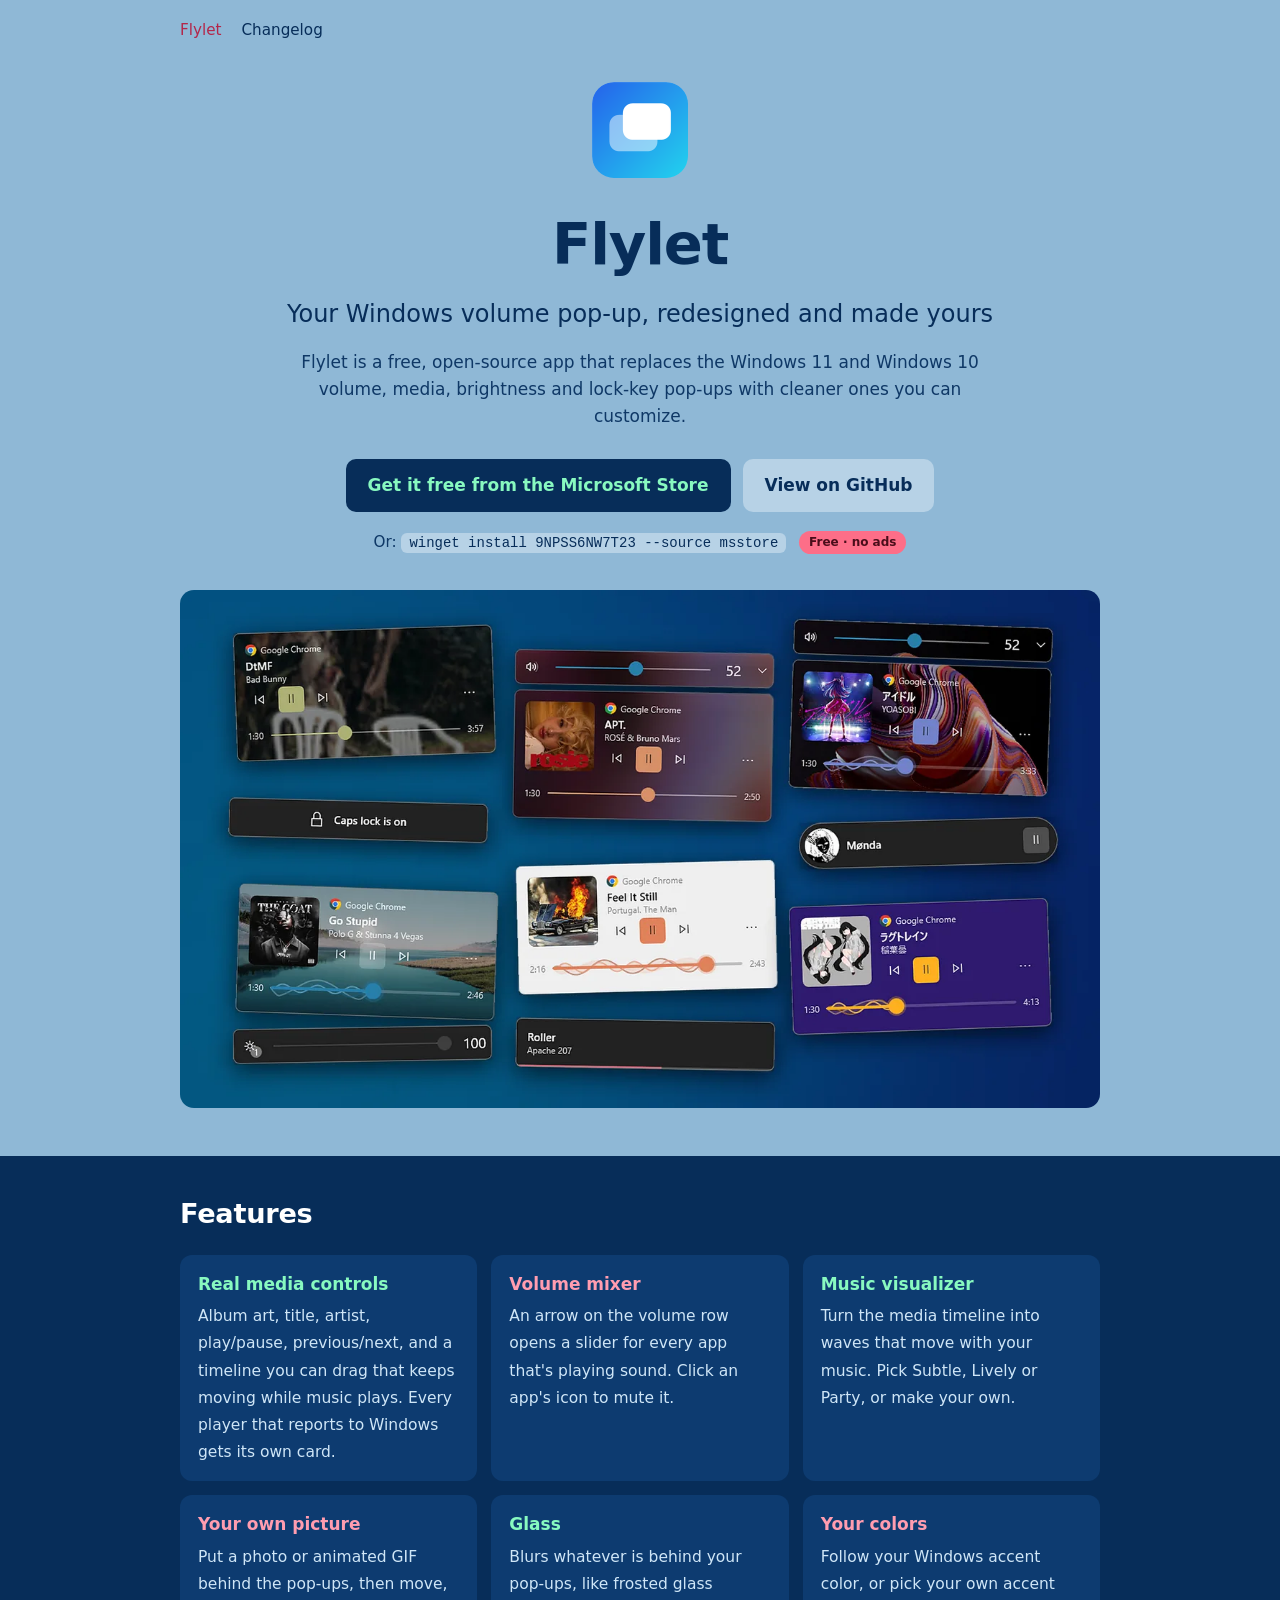
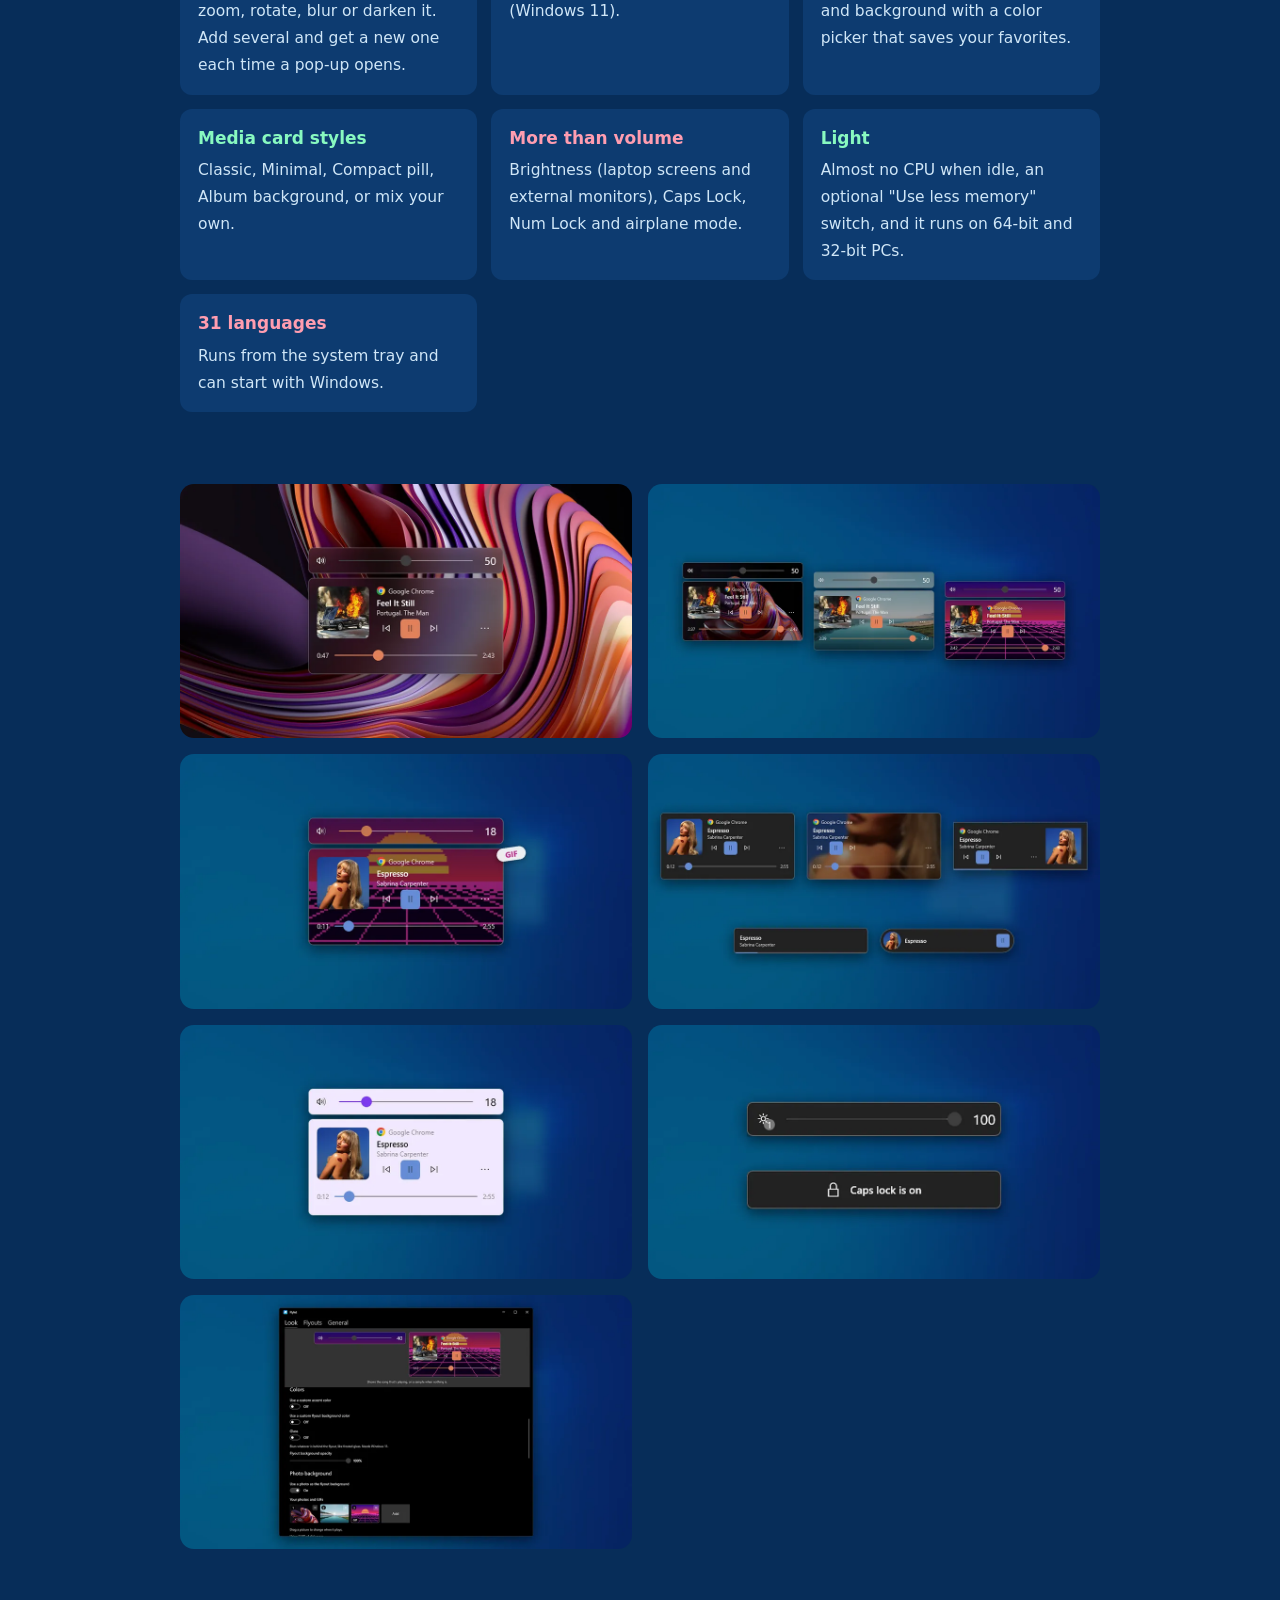
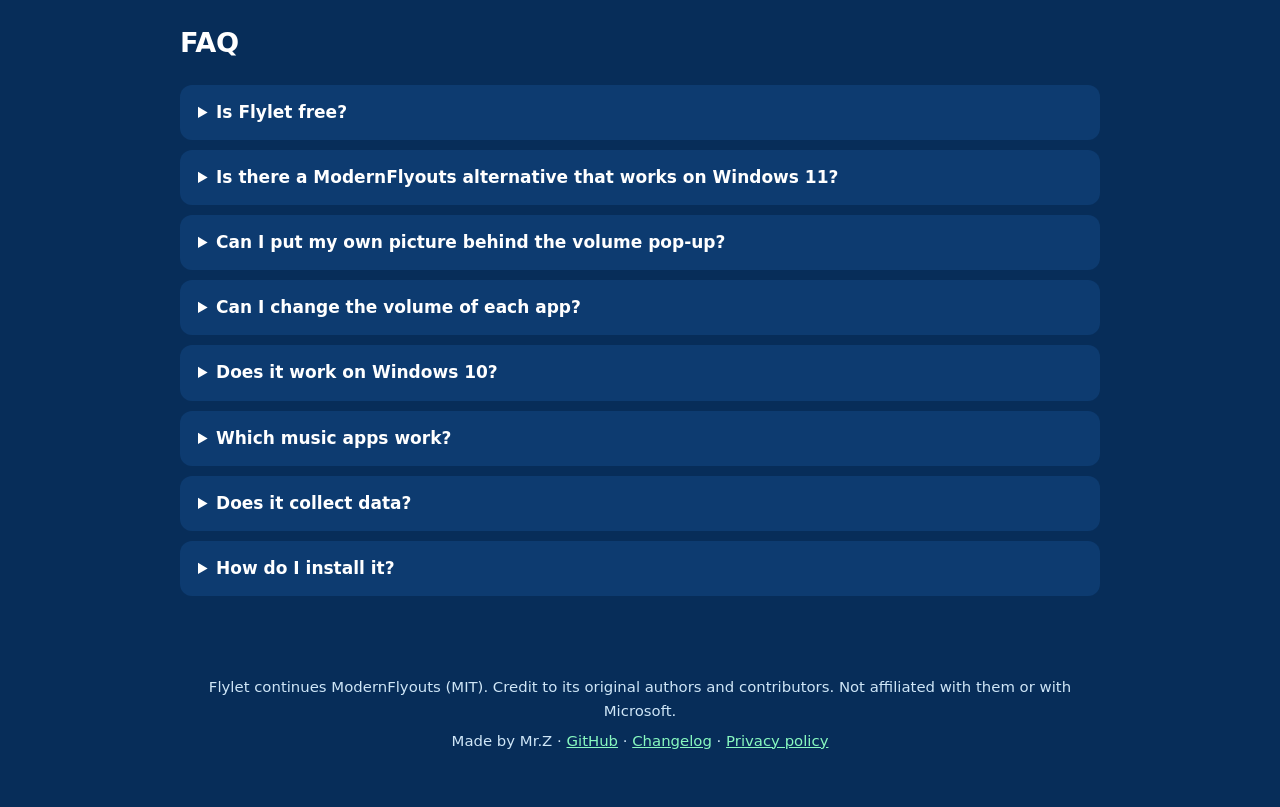
<file: index.html>
<!DOCTYPE html>
<html lang="en">
<head>
<meta charset="utf-8">
<meta name="viewport" content="width=device-width, initial-scale=1">
<meta name="google-site-verification" content="2RxdIqOhJlZMHqkpig5Nyx75YHVLVPdWBi1ZQR4hFLM">
<title>Flylet: Custom volume pop-up for Windows 11 and 10</title>
<meta name="description" content="Free, open-source app that replaces the Windows volume, media and brightness pop-ups. Put your own photo or GIF behind them. A maintained continuation of ModernFlyouts.">
<link rel="canonical" href="https://itsmrzxd.github.io/Flylet/">
<link rel="icon" type="image/png" href="img/favicon.png">
<meta name="theme-color" content="#8FB8D6">

<meta property="og:type" content="website">
<meta property="og:title" content="Flylet: Custom volume pop-up for Windows 11 and 10">
<meta property="og:description" content="Free, open-source app that replaces the Windows volume, media and brightness pop-ups. Put your own photo or GIF behind them.">
<meta property="og:url" content="https://itsmrzxd.github.io/Flylet/">
<meta property="og:image" content="https://itsmrzxd.github.io/Flylet/img/og.jpg">
<meta property="og:image:width" content="1200">
<meta property="og:image:height" content="630">
<meta property="og:image:alt" content="Flylet pop-ups: volume, media cards, brightness and Caps Lock in many styles">
<meta name="twitter:card" content="summary_large_image">
<meta name="twitter:title" content="Flylet: Custom volume pop-up for Windows 11 and 10">
<meta name="twitter:description" content="Free, open-source app that replaces the Windows volume, media and brightness pop-ups. Put your own photo or GIF behind them.">
<meta name="twitter:image" content="https://itsmrzxd.github.io/Flylet/img/og.jpg">

<script type="application/ld+json">
{
  "@context": "https://schema.org",
  "@graph": [
    {
      "@type": "SoftwareApplication",
      "name": "Flylet",
      "operatingSystem": "Windows 10, Windows 11",
      "applicationCategory": "UtilitiesApplication",
      "description": "Free, open-source app that replaces the Windows volume, media, brightness and lock-key pop-ups with cleaner ones you can customize. A maintained continuation of ModernFlyouts.",
      "image": "https://itsmrzxd.github.io/Flylet/img/og.jpg",
      "offers": { "@type": "Offer", "price": "0", "priceCurrency": "USD" },
      "url": "https://apps.microsoft.com/detail/9NPSS6NW7T23?mode=direct&cid=website",
      "sameAs": ["https://github.com/ItsMrZxD/Flylet"]
    },
    {
      "@type": "FAQPage",
      "mainEntity": [
        { "@type": "Question", "name": "Is Flylet free?",
          "acceptedAnswer": { "@type": "Answer", "text": "Yes. Free, open source (MIT), no ads, no account, nothing locked." } },
        { "@type": "Question", "name": "Is there a ModernFlyouts alternative that works on Windows 11?",
          "acceptedAnswer": { "@type": "Answer", "text": "Flylet is a maintained continuation of ModernFlyouts, which was archived in 2025. It works on Windows 11 again and on Windows 10 22H2, with credit to the original ModernFlyouts authors." } },
        { "@type": "Question", "name": "Can I put my own picture behind the volume pop-up?",
          "acceptedAnswer": { "@type": "Answer", "text": "Yes. Use any photo or animated GIF, adjust it to fit, and add blur or darkening so the text stays readable." } },
        { "@type": "Question", "name": "Can I change the volume of each app?",
          "acceptedAnswer": { "@type": "Answer", "text": "Yes. An arrow on the volume row opens a slider for every app that's playing sound, and a click on an app's icon mutes it." } },
        { "@type": "Question", "name": "Does it work on Windows 10?",
          "acceptedAnswer": { "@type": "Answer", "text": "Yes, Windows 10 version 22H2 and Windows 11, on 64-bit and 32-bit PCs." } },
        { "@type": "Question", "name": "Which music apps work?",
          "acceptedAnswer": { "@type": "Answer", "text": "Any player that shows up in Windows' own media controls, such as Spotify, browsers and YouTube Music." } },
        { "@type": "Question", "name": "Does it collect data?",
          "acceptedAnswer": { "@type": "Answer", "text": "No. Flylet has no analytics and no tracking. Privacy policy: https://gist.github.com/ItsMrZxD/05144edfbbd47f9b323b3d15c1752486" } },
        { "@type": "Question", "name": "How do I install it?",
          "acceptedAnswer": { "@type": "Answer", "text": "From the Microsoft Store (it updates automatically), or with winget: winget install 9NPSS6NW7T23 --source msstore" } }
      ]
    }
  ]
}
</script>

<link rel="stylesheet" href="style.css">
</head>
<body>

<nav class="nav" aria-label="Main">
  <div class="wrap">
    <a href="./" aria-current="page">Flylet</a>
    <a href="changelog/">Changelog</a>
  </div>
</nav>

<main>

  <section class="hero">
    <div class="wrap">
    <img class="logo" src="img/icon.png" width="96" height="96" alt="Flylet app icon">
    <h1>Flylet</h1>
    <p class="tagline">Your Windows volume pop-up, redesigned and made yours</p>
    <p class="intro">Flylet is a free, open-source app that replaces the Windows 11 and Windows 10 volume, media, brightness and lock-key pop-ups with cleaner ones you can customize.</p>
    <div class="buttons">
      <a class="btn primary" href="https://apps.microsoft.com/detail/9NPSS6NW7T23?mode=direct&amp;cid=website">Get it free from the Microsoft Store</a>
      <a class="btn" href="https://github.com/ItsMrZxD/Flylet">View on GitHub</a>
    </div>
    <p class="winget">Or: <code>winget install 9NPSS6NW7T23 --source msstore</code> <span class="pill">Free · no ads</span></p>
    <img class="shot heroimg" src="img/hero.webp" width="1280" height="720" alt="Flylet pop-ups in many styles: volume bars, media cards with album art and music visualizer waves, a pill, a brightness bar and a Caps Lock notice">
    </div>
  </section>

  <div class="wrap">

  <section aria-labelledby="features">
    <h2 id="features">Features</h2>
    <ul class="features">
      <li><strong>Real media controls</strong><span>Album art, title, artist, play/pause, previous/next, and a timeline you can drag that keeps moving while music plays. Every player that reports to Windows gets its own card.</span></li>
      <li><strong>Volume mixer</strong><span>An arrow on the volume row opens a slider for every app that's playing sound. Click an app's icon to mute it.</span></li>
      <li><strong>Music visualizer</strong><span>Turn the media timeline into waves that move with your music. Pick Subtle, Lively or Party, or make your own.</span></li>
      <li><strong>Your own picture</strong><span>Put a photo or animated GIF behind the pop-ups, then move, zoom, rotate, blur or darken it. Add several and get a new one each time a pop-up opens.</span></li>
      <li><strong>Glass</strong><span>Blurs whatever is behind your pop-ups, like frosted glass (Windows 11).</span></li>
      <li><strong>Your colors</strong><span>Follow your Windows accent color, or pick your own accent and background with a color picker that saves your favorites.</span></li>
      <li><strong>Media card styles</strong><span>Classic, Minimal, Compact pill, Album background, or mix your own.</span></li>
      <li><strong>More than volume</strong><span>Brightness (laptop screens and external monitors), Caps Lock, Num Lock and airplane mode.</span></li>
      <li><strong>Light</strong><span>Almost no CPU when idle, an optional "Use less memory" switch, and it runs on 64-bit and 32-bit PCs.</span></li>
      <li><strong>31 languages</strong><span>Runs from the system tray and can start with Windows.</span></li>
    </ul>
  </section>

  <section aria-label="Screenshots">
    <div class="gallery">
      <img class="shot" loading="lazy" src="img/glass.webp" width="960" height="540" alt="Flylet volume bar and media card with a frosted glass look over a colorful wallpaper">
      <img class="shot" loading="lazy" src="img/rotating.webp" width="960" height="540" alt="Flylet volume bar and media card with three different photo and retro-grid backgrounds behind them">
      <img class="shot" loading="lazy" src="img/gif.webp" width="960" height="540" alt="Flylet volume bar and media card with an animated GIF of a retro grid behind them">
      <img class="shot" loading="lazy" src="img/styles.webp" width="960" height="540" alt="Five Flylet media card styles: Classic, Album background, Minimal, Compact pill and a compact card">
      <img class="shot" loading="lazy" src="img/colors.webp" width="960" height="540" alt="Flylet volume bar and media card in a light purple accent and background color">
      <img class="shot" loading="lazy" src="img/brightness-capslock.webp" width="960" height="540" alt="Flylet brightness slider and a Caps lock is on notice">
      <img class="shot" loading="lazy" src="img/settings.webp" width="960" height="540" alt="Flylet settings window with color options and a photo background list">
    </div>
  </section>

  <section aria-labelledby="faq">
    <h2 id="faq">FAQ</h2>
    <details>
      <summary>Is Flylet free?</summary>
      <p>Yes. Free, open source (MIT), no ads, no account, nothing locked.</p>
    </details>
    <details>
      <summary>Is there a ModernFlyouts alternative that works on Windows 11?</summary>
      <p>Flylet is a maintained continuation of ModernFlyouts, which was archived in 2025. It works on Windows 11 again and on Windows 10 22H2, with credit to the original ModernFlyouts authors.</p>
    </details>
    <details>
      <summary>Can I put my own picture behind the volume pop-up?</summary>
      <p>Yes. Use any photo or animated GIF, adjust it to fit, and add blur or darkening so the text stays readable.</p>
    </details>
    <details>
      <summary>Can I change the volume of each app?</summary>
      <p>Yes. An arrow on the volume row opens a slider for every app that's playing sound, and a click on an app's icon mutes it.</p>
    </details>
    <details>
      <summary>Does it work on Windows 10?</summary>
      <p>Yes, Windows 10 version 22H2 and Windows 11, on 64-bit and 32-bit PCs.</p>
    </details>
    <details>
      <summary>Which music apps work?</summary>
      <p>Any player that shows up in Windows' own media controls, such as Spotify, browsers and YouTube Music.</p>
    </details>
    <details>
      <summary>Does it collect data?</summary>
      <p>No. Flylet has no analytics and no tracking. <a href="https://gist.github.com/ItsMrZxD/05144edfbbd47f9b323b3d15c1752486">Privacy policy</a></p>
    </details>
    <details>
      <summary>How do I install it?</summary>
      <p>From the Microsoft Store (it updates automatically), or with winget: <code>winget install 9NPSS6NW7T23 --source msstore</code></p>
    </details>
  </section>

  </div>
</main>

<footer>
  <div class="wrap">
    <p>Flylet continues ModernFlyouts (MIT). Credit to its original authors and contributors. Not affiliated with them or with Microsoft.</p>
    <p>Made by Mr.Z · <a href="https://github.com/ItsMrZxD/Flylet">GitHub</a> · <a href="changelog/">Changelog</a> · <a href="https://gist.github.com/ItsMrZxD/05144edfbbd47f9b323b3d15c1752486">Privacy policy</a></p>
  </div>
</footer>

</body>
</html>
</file>
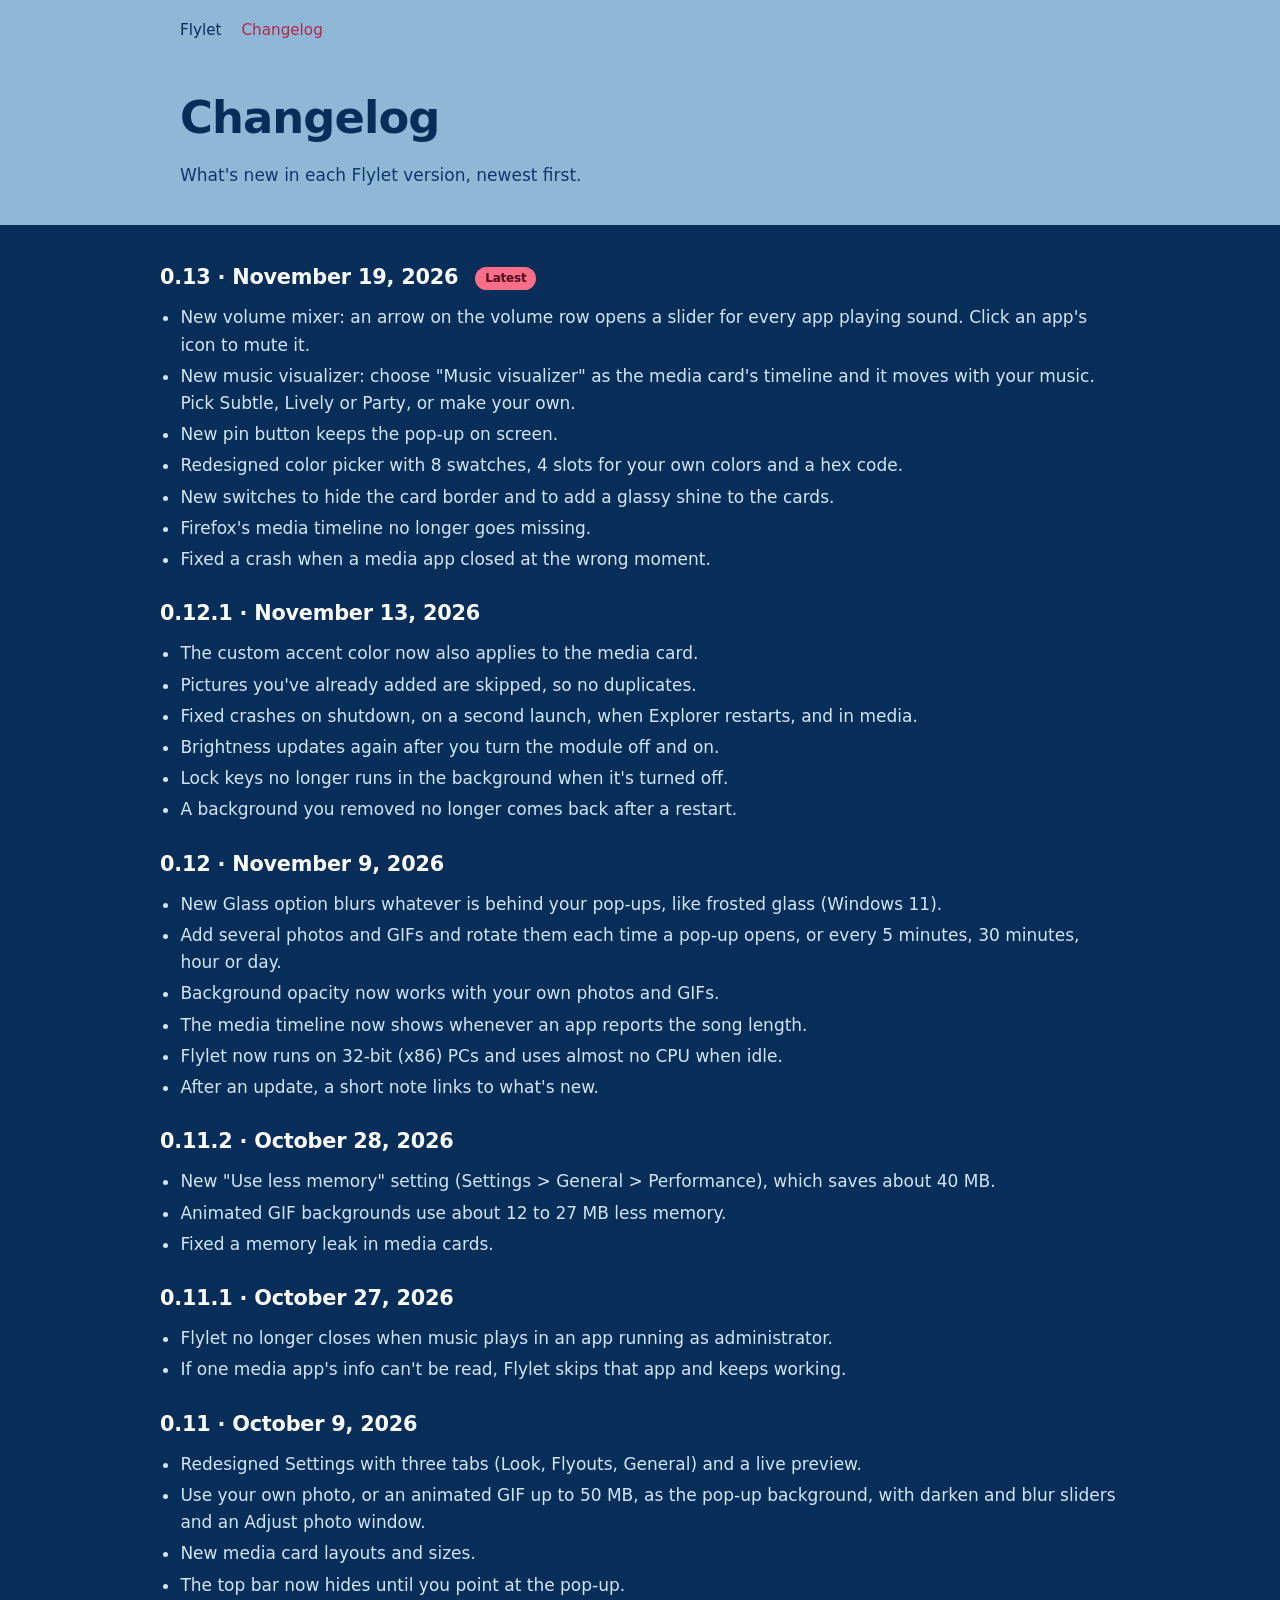
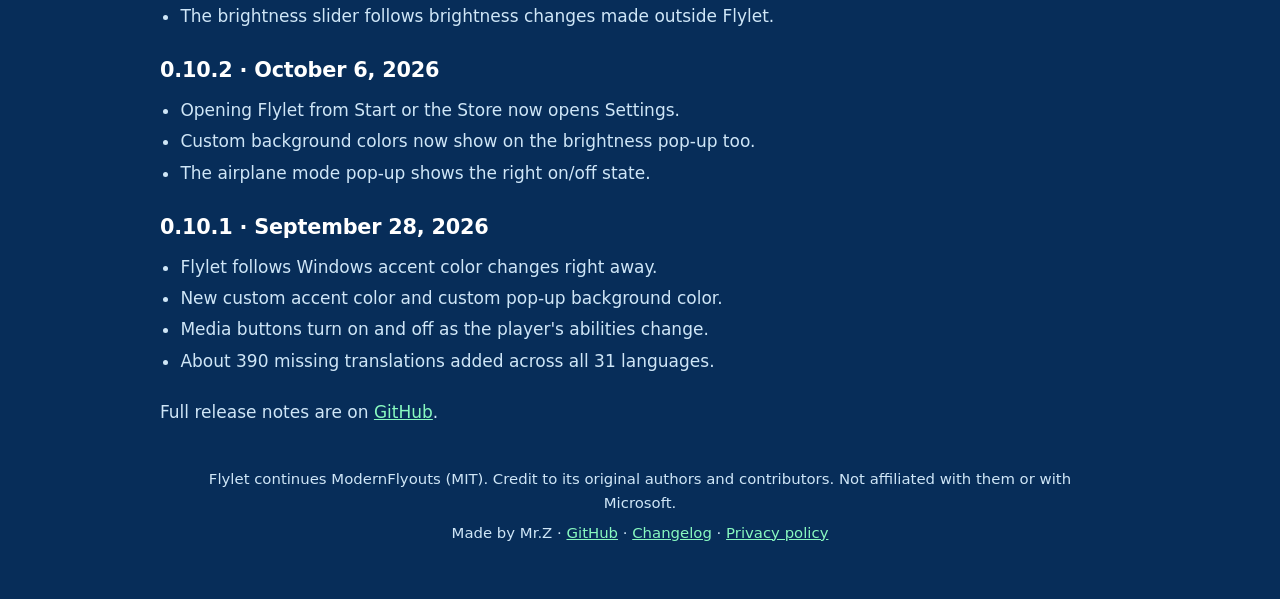
<file: changelog/index.html>
<!DOCTYPE html>
<html lang="en">
<head>
<meta charset="utf-8">
<meta name="viewport" content="width=device-width, initial-scale=1">
<title>Flylet changelog: what's new in each version</title>
<meta name="description" content="Every Flylet release, newest first: new features and fixes for the free Windows volume, media and brightness pop-up app.">
<link rel="canonical" href="https://itsmrzxd.github.io/Flylet/changelog/">
<link rel="icon" type="image/png" href="../img/favicon.png">
<meta name="theme-color" content="#8FB8D6">
<meta property="og:type" content="website">
<meta property="og:title" content="Flylet changelog: what's new in each version">
<meta property="og:description" content="Every Flylet release, newest first: new features and fixes for the free Windows volume, media and brightness pop-up app.">
<meta property="og:url" content="https://itsmrzxd.github.io/Flylet/changelog/">
<meta property="og:image" content="https://itsmrzxd.github.io/Flylet/img/og.jpg">
<meta name="twitter:card" content="summary_large_image">
<meta name="twitter:image" content="https://itsmrzxd.github.io/Flylet/img/og.jpg">
<link rel="stylesheet" href="../style.css">
</head>
<body>

<nav class="nav" aria-label="Main">
  <div class="wrap">
    <a href="../">Flylet</a>
    <a href="./" aria-current="page">Changelog</a>
  </div>
</nav>

<main>
  <div class="page-head">
    <div class="wrap">
      <h1>Changelog</h1>
      <p class="intro">What's new in each Flylet version, newest first.</p>
    </div>
  </div>
  <div class="wrap releases">
    <section class="release">
      <h2>0.13 · November 19, 2026 <span class="pill">Latest</span></h2>
      <ul>
        <li>New volume mixer: an arrow on the volume row opens a slider for every app playing sound. Click an app's icon to mute it.</li>
        <li>New music visualizer: choose "Music visualizer" as the media card's timeline and it moves with your music. Pick Subtle, Lively or Party, or make your own.</li>
        <li>New pin button keeps the pop-up on screen.</li>
        <li>Redesigned color picker with 8 swatches, 4 slots for your own colors and a hex code.</li>
        <li>New switches to hide the card border and to add a glassy shine to the cards.</li>
        <li>Firefox's media timeline no longer goes missing.</li>
        <li>Fixed a crash when a media app closed at the wrong moment.</li>
      </ul>
    </section>
    <section class="release">
      <h2>0.12.1 · November 13, 2026</h2>
      <ul>
        <li>The custom accent color now also applies to the media card.</li>
        <li>Pictures you've already added are skipped, so no duplicates.</li>
        <li>Fixed crashes on shutdown, on a second launch, when Explorer restarts, and in media.</li>
        <li>Brightness updates again after you turn the module off and on.</li>
        <li>Lock keys no longer runs in the background when it's turned off.</li>
        <li>A background you removed no longer comes back after a restart.</li>
      </ul>
    </section>
    <section class="release">
      <h2>0.12 · November 9, 2026</h2>
      <ul>
        <li>New Glass option blurs whatever is behind your pop-ups, like frosted glass (Windows 11).</li>
        <li>Add several photos and GIFs and rotate them each time a pop-up opens, or every 5 minutes, 30 minutes, hour or day.</li>
        <li>Background opacity now works with your own photos and GIFs.</li>
        <li>The media timeline now shows whenever an app reports the song length.</li>
        <li>Flylet now runs on 32-bit (x86) PCs and uses almost no CPU when idle.</li>
        <li>After an update, a short note links to what's new.</li>
      </ul>
    </section>
    <section class="release">
      <h2>0.11.2 · October 28, 2026</h2>
      <ul>
        <li>New "Use less memory" setting (Settings &gt; General &gt; Performance), which saves about 40 MB.</li>
        <li>Animated GIF backgrounds use about 12 to 27 MB less memory.</li>
        <li>Fixed a memory leak in media cards.</li>
      </ul>
    </section>
    <section class="release">
      <h2>0.11.1 · October 27, 2026</h2>
      <ul>
        <li>Flylet no longer closes when music plays in an app running as administrator.</li>
        <li>If one media app's info can't be read, Flylet skips that app and keeps working.</li>
      </ul>
    </section>
    <section class="release">
      <h2>0.11 · October 9, 2026</h2>
      <ul>
        <li>Redesigned Settings with three tabs (Look, Flyouts, General) and a live preview.</li>
        <li>Use your own photo, or an animated GIF up to 50 MB, as the pop-up background, with darken and blur sliders and an Adjust photo window.</li>
        <li>New media card layouts and sizes.</li>
        <li>The top bar now hides until you point at the pop-up.</li>
        <li>The brightness slider follows brightness changes made outside Flylet.</li>
      </ul>
    </section>
    <section class="release">
      <h2>0.10.2 · October 6, 2026</h2>
      <ul>
        <li>Opening Flylet from Start or the Store now opens Settings.</li>
        <li>Custom background colors now show on the brightness pop-up too.</li>
        <li>The airplane mode pop-up shows the right on/off state.</li>
      </ul>
    </section>
    <section class="release">
      <h2>0.10.1 · September 28, 2026</h2>
      <ul>
        <li>Flylet follows Windows accent color changes right away.</li>
        <li>New custom accent color and custom pop-up background color.</li>
        <li>Media buttons turn on and off as the player's abilities change.</li>
        <li>About 390 missing translations added across all 31 languages.</li>
      </ul>
    </section>
    <p class="more">Full release notes are on <a href="https://github.com/ItsMrZxD/Flylet/releases">GitHub</a>.</p>
  </div>
</main>

<footer>
  <div class="wrap">
    <p>Flylet continues ModernFlyouts (MIT). Credit to its original authors and contributors. Not affiliated with them or with Microsoft.</p>
    <p>Made by Mr.Z · <a href="https://github.com/ItsMrZxD/Flylet">GitHub</a> · <a href="./">Changelog</a> · <a href="https://gist.github.com/ItsMrZxD/05144edfbbd47f9b323b3d15c1752486">Privacy policy</a></p>
  </div>
</footer>

</body>
</html>
</file>
<file: style.css>
:root{--navy:#072D59;--ice:#8FB8D6;--mint:#88F9C0;--card:#0D3B70;--body:#CFE6F7;--ink:#0F3866}
*{box-sizing:border-box}
html{scroll-behavior:smooth}
body{margin:0;background:var(--navy);color:var(--body);font:17px/1.6 system-ui,"Segoe UI",Roboto,Helvetica,Arial,sans-serif}
a{color:var(--mint)}
a:hover{color:var(--mint);text-decoration:underline}
.wrap{max-width:960px;margin:0 auto;padding:0 20px}
.nav{background:var(--ice);font-size:.95rem}
.nav .wrap{display:flex;gap:20px;padding-top:18px}
.nav a{color:var(--navy);text-decoration:none}
.nav a:hover{text-decoration:underline;color:var(--navy)}
.nav a[aria-current]{color:#B3264A}
.hero{background:var(--ice);color:var(--navy);text-align:center;padding:40px 0 48px}
.logo{width:96px;height:96px;border-radius:22px}
h1{font-size:clamp(2.4rem,7vw,3.6rem);margin:12px 0 4px;letter-spacing:-.02em;color:var(--navy)}
.tagline{font-size:clamp(1.15rem,3.5vw,1.5rem);margin:0 0 16px;color:var(--navy)}
.intro{max-width:680px;margin:0 auto 28px;color:var(--ink)}
.buttons{display:flex;gap:12px;justify-content:center;flex-wrap:wrap}
.btn{display:inline-block;padding:13px 22px;border-radius:10px;font-weight:600;text-decoration:none;color:var(--navy);background:#B7D2E6}
.btn.primary{background:var(--navy);color:var(--mint)}
.btn:hover{filter:brightness(1.06);text-decoration:none;color:var(--navy)}
.btn.primary:hover{color:var(--mint)}
.winget{margin:18px 0 0;color:var(--ink);font-size:.95rem}
code{background:var(--navy);border-radius:6px;padding:2px 8px;font:.92em Consolas,"Courier New",monospace;color:var(--body);user-select:all}
.hero code{background:#B7D2E6;color:var(--navy)}
.shot{display:block;width:100%;height:auto;border-radius:14px}
.heroimg{margin:36px 0 0}
section{padding:36px 0}
.hero{padding:40px 0 48px}
h2{font-size:1.7rem;margin:0 0 20px;letter-spacing:-.01em;color:#fff}
.features{list-style:none;padding:0;margin:0;display:grid;gap:14px;grid-template-columns:repeat(auto-fit,minmax(270px,1fr))}
.features li{background:var(--card);border-radius:12px;padding:16px 18px}
.features strong{display:block;margin-bottom:4px;color:var(--mint)}
.features li:nth-child(even) strong{color:#FF9DB0}
.features span{color:var(--body);font-size:.97rem}
.gallery{display:grid;gap:16px;grid-template-columns:repeat(auto-fit,minmax(300px,1fr))}
details{background:var(--card);border-radius:12px;padding:14px 18px;margin-bottom:10px}
summary{cursor:pointer;font-weight:600;color:#fff}
details p{margin:10px 0 0;color:var(--body)}
footer{padding:28px 0 48px;color:var(--body);font-size:.93rem;text-align:center}
footer p{margin:6px 0}
.page-head{background:var(--ice);padding:40px 0 36px}
.page-head h1{font-size:clamp(2rem,6vw,2.8rem);margin:0 0 8px}
.page-head .intro{margin:0;max-width:none;text-align:left}
.releases{padding:36px 0 8px}
.release{padding:0;margin:0 0 24px}
.release h2{font-size:1.3rem;margin:0 0 10px}
.release ul{margin:0;padding-left:1.2em;color:var(--body)}
.release li{margin:4px 0}
.more{color:var(--body);margin:12px 0 0}
.pill{display:inline-block;padding:2px 10px;border-radius:999px;background:#FD6E88;color:#4A0D1A;font-weight:600;font-size:.75rem;margin-left:8px;vertical-align:middle}
.release .pill{margin-left:10px}
</file>
